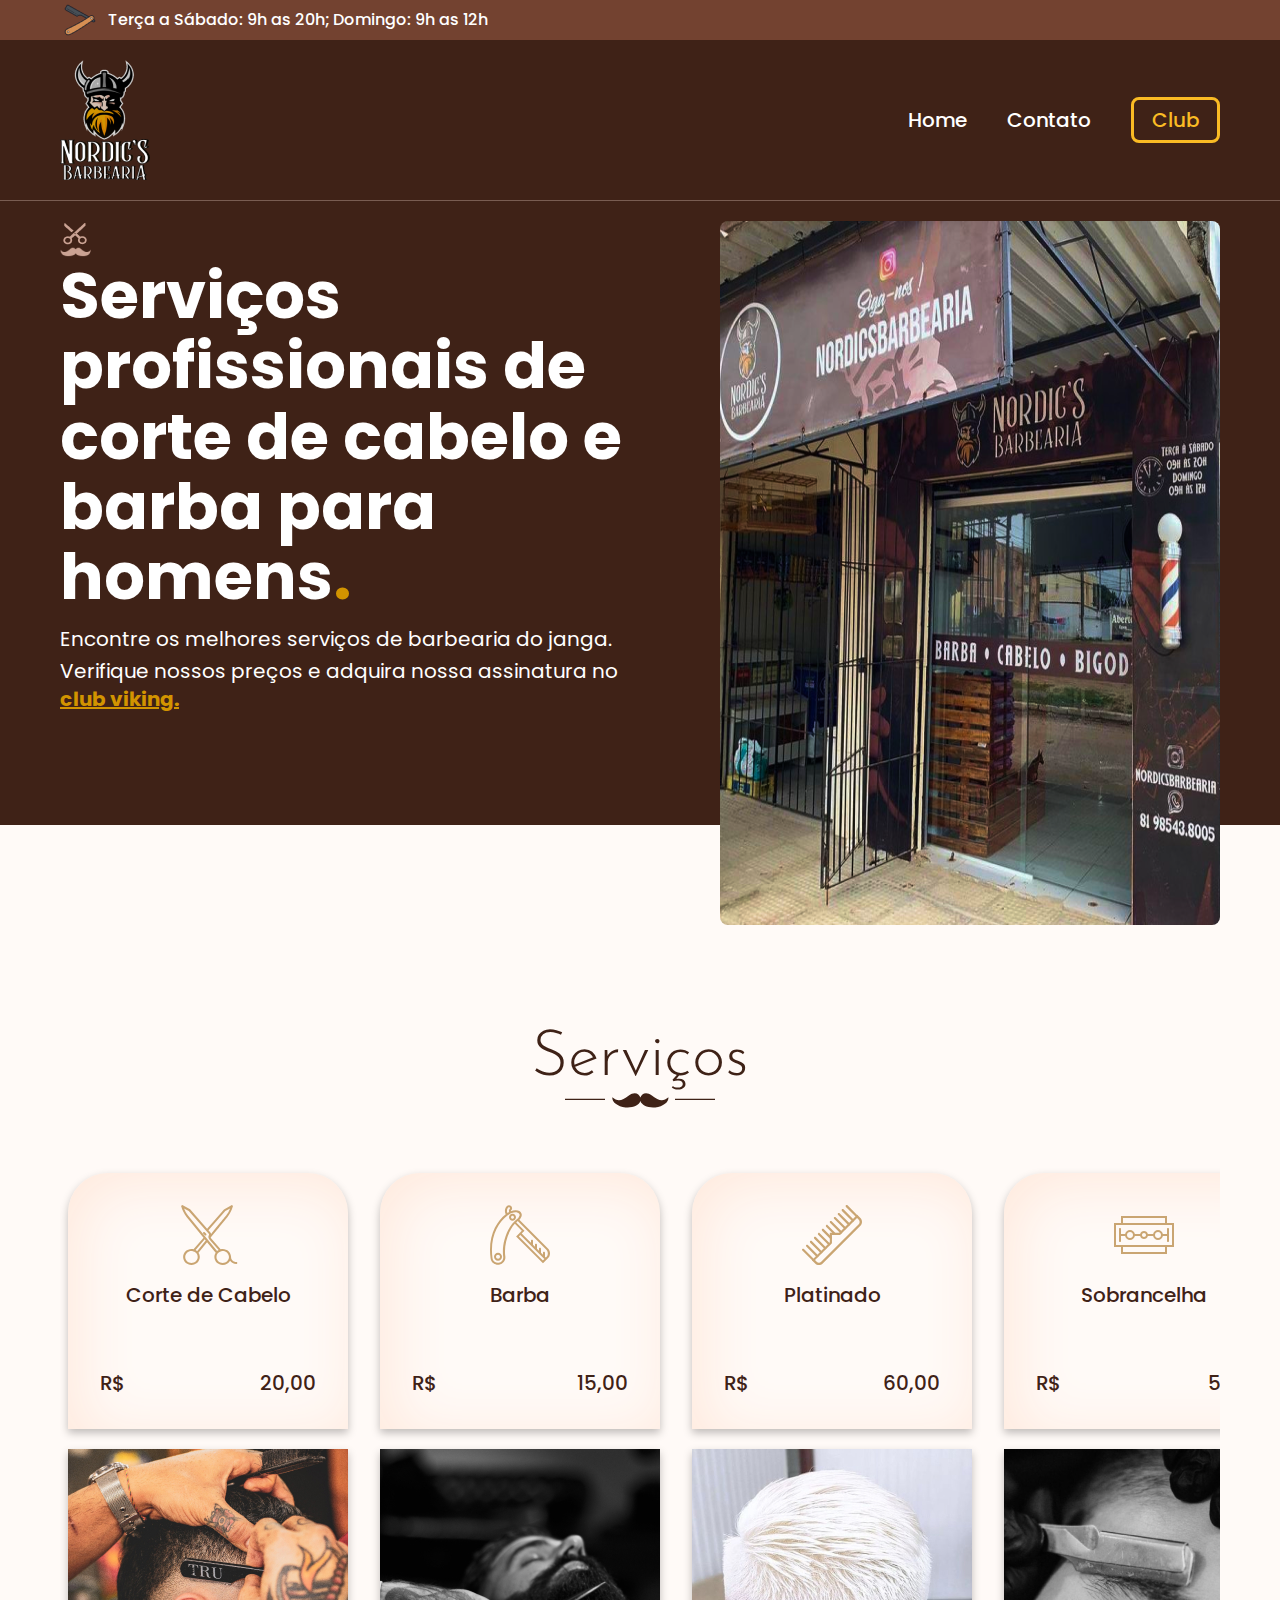
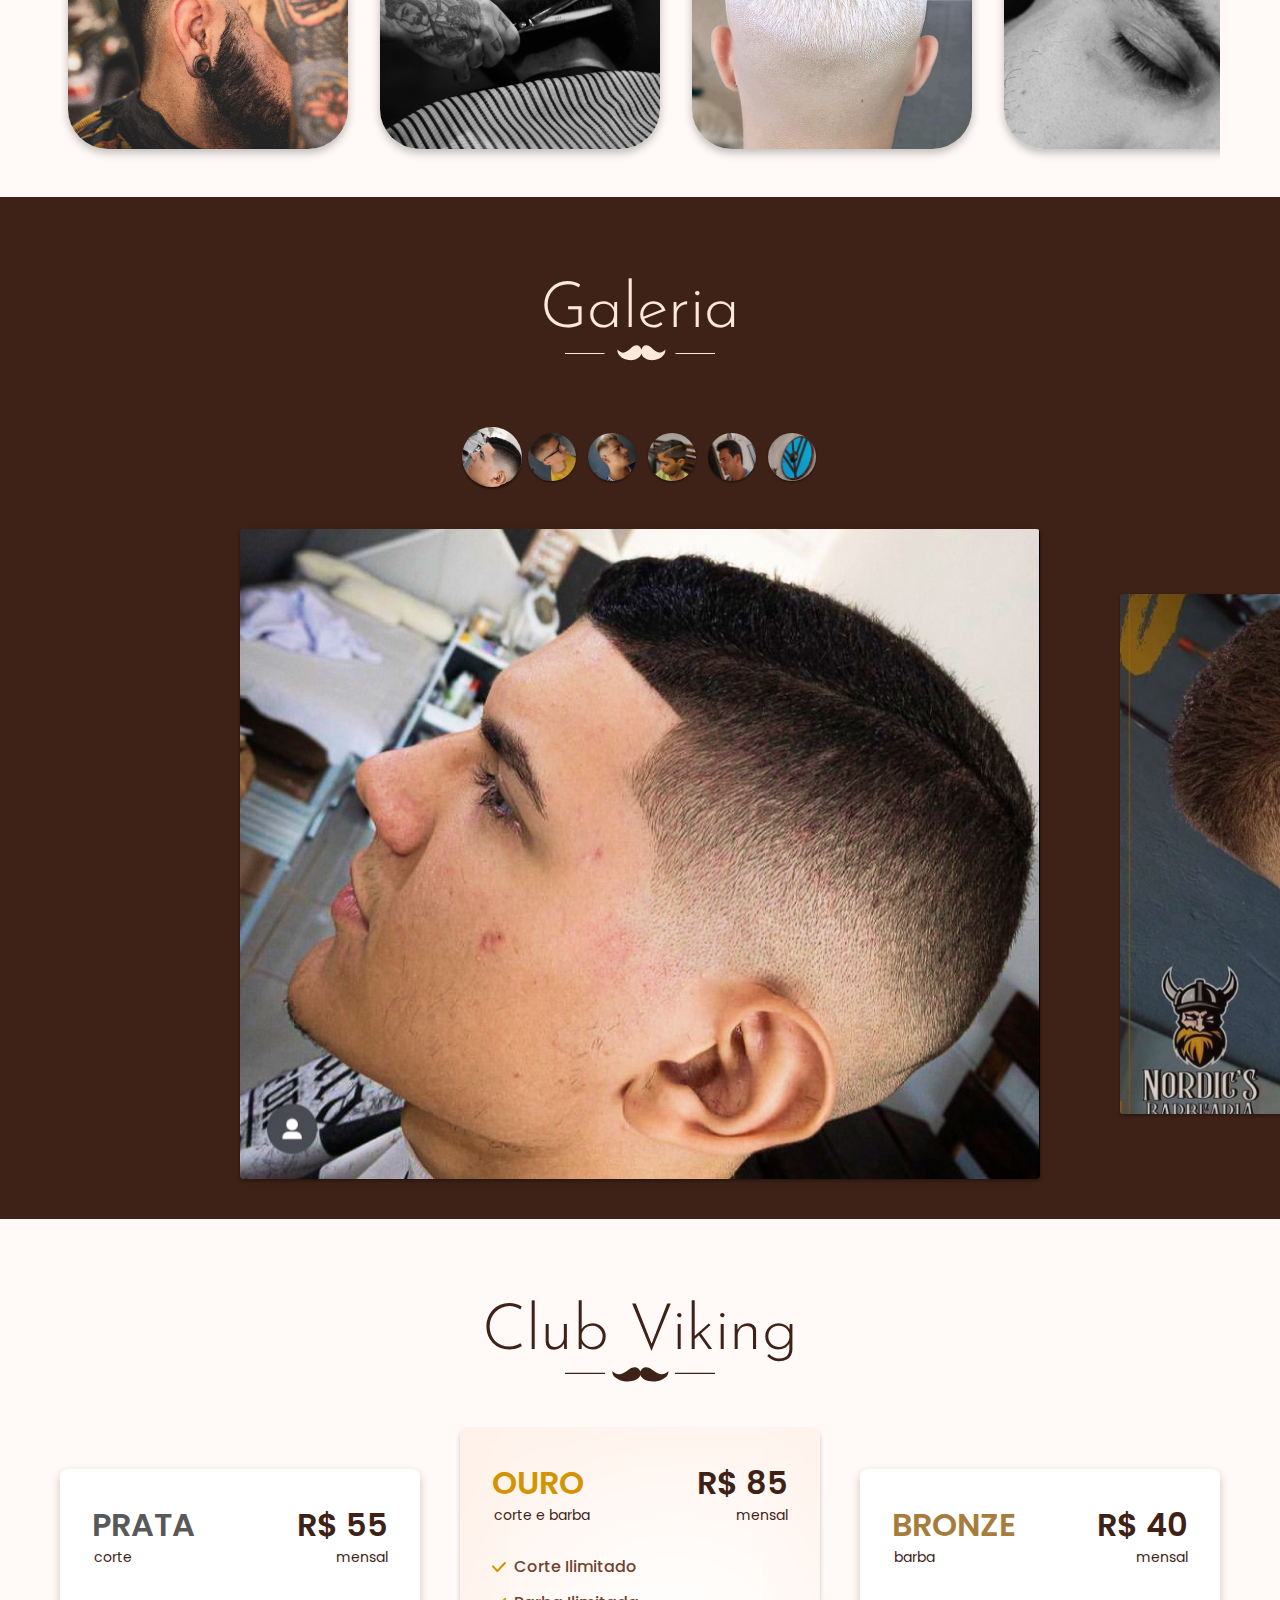
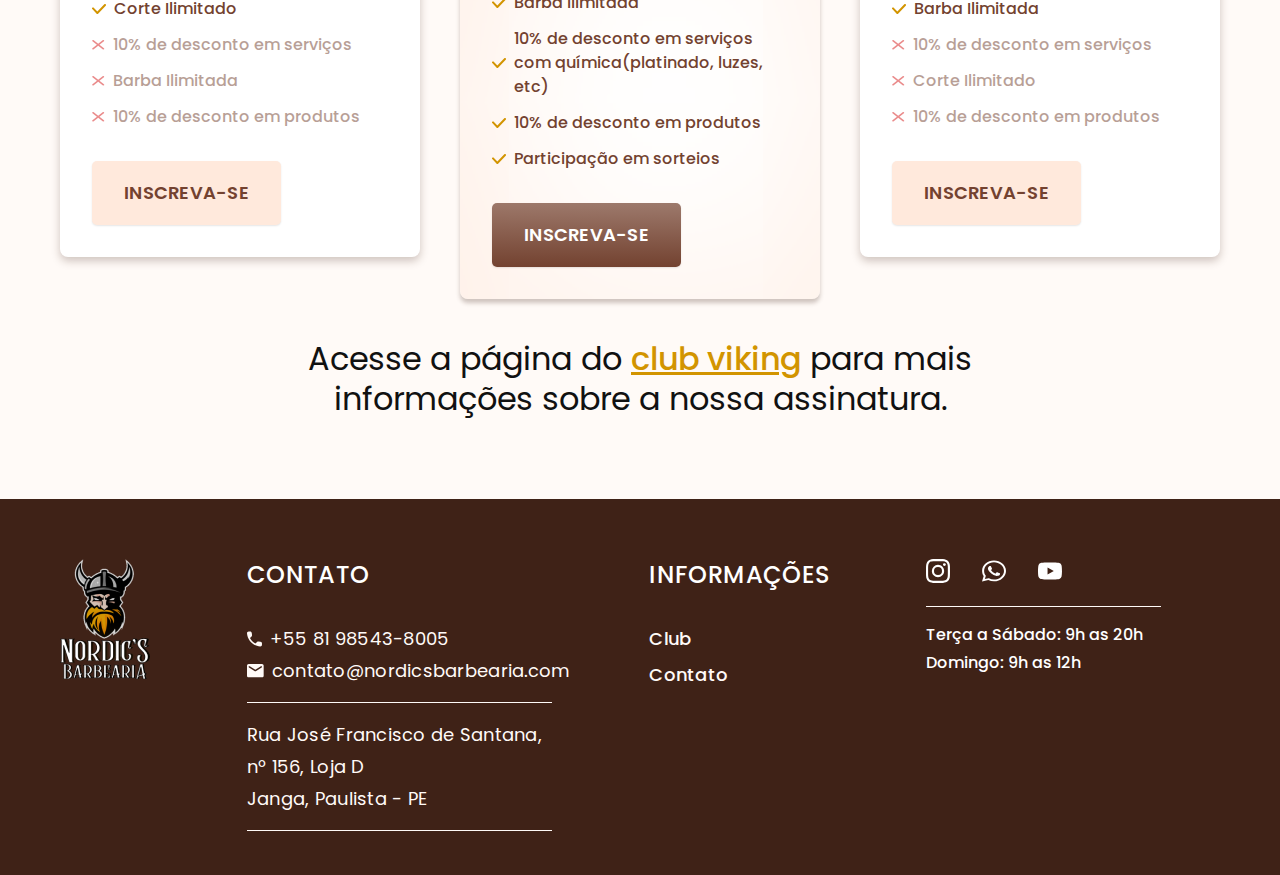
<file: index.html>
<!DOCTYPE html>
<html lang="pt-BR">

<head>
  <meta charset="UTF-8">
  <meta http-equiv="X-UA-Compatible" content="IE=edge">
  <meta name="viewport" content="width=device-width, initial-scale=1.0">

  <meta name="description" content="A Nordics é uma barberia profissional com serviços de corte de cabelo, barba, platinado, 
  sobrancelha e luzes para homens, incluindo planos por assinatura.">
  <link rel="icon" href="./img/favicon.svg" type="image/svg+xml">
  <link rel="preload" href="./css/style.css" as="style">
  <link rel="stylesheet" href="./css/style.css">
  <script type="text/javascript" src="js/plugins/simple-anime.js" defer></script>
  <script type="module" src="js/script.js" defer></script>
  <title>Nordic's Barbearia</title>

  <!-- Meta Pixel Code -->
  <script>
    !function (f, b, e, v, n, t, s) {
      if (f.fbq) return; n = f.fbq = function () {
        n.callMethod ?
        n.callMethod.apply(n, arguments) : n.queue.push(arguments)
      };
      if (!f._fbq) f._fbq = n; n.push = n; n.loaded = !0; n.version = '2.0';
      n.queue = []; t = b.createElement(e); t.async = !0;
      t.src = v; s = b.getElementsByTagName(e)[0];
      s.parentNode.insertBefore(t, s)
    }(window, document, 'script',
      'https://connect.facebook.net/en_US/fbevents.js');
    fbq('init', '701867424975302');
    fbq('track', 'PageView');
  </script>
  <noscript><img height="1" width="1" style="display:none" src="https://www.facebook.com/tr?id=701867424975302&ev=PageView&noscript=1" /></noscript>
  <!-- End Meta Pixel Code -->
</head>

<body>
  <section id="top" class="bg-color-p3">
    <div class="container top-header">
      <img src="./img/icones/barbear-top.png" alt="" width="40" height="40">
      <span class="font-1-xs-b color-white">Terça a Sábado: 9h as 20h; Domingo: 9h as 12h</span>

    </div>
  </section>
  <header class="bg-color-p4">
    <div class="header container">
      <a href="./index.html"><img src="img/principal/Logo.png" alt="Logo" width="90" height="120"></a>

      <nav class="menu" aria-label="Navegação Primária">
        <button class="font-1-xs-c color-white" data-menu="button" aria-expanded="false" aria-controls="menu">Menu</button>
        <ul id="menu" class="font-1-m-b color-white" data-menu="list">
          <li><a href="./index.html">Home</a></li>
          <li><a href="./contato.html">Contato</a></li>
          <li><a href="./clube.html">Club</a></li>
        </ul>
      </nav>
    </div>
  </header>
  <section class="bg-color-p4 bg-introducao">
    <div class="introducao container">
      <div class="introducao-info">
        <picture class="introducao-img-detalhe">
          <source media="(max-width: 576px)" srcset="./img/icones/detalhe-tesoura-p.png" width="28" height="35">
          <img src="./img/icones/detalhe-tesoura-g.png" alt="" width="33" height="40">
        </picture>
        <h1 class="font-1-xxl color-white" data-anime="400">Serviços<br> profissionais de<br> corte de cabelo e <br> barba para homens<span class="color-c2">.<span></h1>
        <p class="font-1-m color-white" data-anime="500">Encontre os melhores serviços de barbearia do janga.</p>
        <p class="font-1-m color-white" data-anime="600"> Verifique nossos preços e adquira nossa assinatura no <wbr><a href="./clube.html"><strong class="color-c2 underline"> club viking.</strong></a></p>
      </div>
      <picture class="introducao-img-principal" data-anime="800">
        <source media="(max-width: 1024px)" srcset="./img/principal/principal-sm.png">
        <!-- <source media="(max-width: 1200px)" srcset="./img/principal/principal-m.png"> -->
        <img src="./img/principal/principal-g.png" alt="Barbearia" width="500" height="704">
      </picture>
    </div>
  </section>
  <main>
    <section class="bg-color-p1">
      <div class="servicos container">
        <div class="secao-titulo">
          <h2 class="font-2-xxl color-p4">Serviços</h2>
          <img src="./img/icones/detalhe-bigode.svg" alt="" width="150" height="50">
        </div>
        <ul class="servicos-box">
          <li>
            <div class="servico-info font-1-m-b color-p4">
              <img src="./img/icones/tesoura.svg" alt="" width="60px" height="60px">
              <p>Corte de Cabelo</p>
              <div class="servico-info-price">
                <span>R$</span>
                <span>20,00</span>
              </div>
            </div>
            <div class="servico-img">
              <img src="./img/cards/cabelo.jpg" alt="" width="280px" height="300px">
            </div>
          </li>
          <li>
            <div class="servico-info font-1-m-b color-p4">
              <img src="./img/icones/barbear.svg" alt="" width="60px" height="60px">
              <p>Barba</p>
              <div class="servico-info-price">
                <span>R$</span>
                <span>15,00</span>
              </div>
            </div>
            <div class="servico-img">
              <img src="./img/cards/barba.jpg" alt="" width="280px" height="300px">
            </div>
          </li>
          <li>
            <div class="servico-info font-1-m-b color-p4">
              <img src="./img/icones/pente.svg" alt="" width="60px" height="60px">
              <p>Platinado</p>
              <div class="servico-info-price">
                <span>R$</span>
                <span>60,00</span>
              </div>
            </div>
            <div class="servico-img">
              <img src="./img/cards/platinado.jpg" alt="" width="280px" height="300px">
            </div>
          </li>
          <li>
            <div class="servico-info font-1-m-b color-p4">
              <img src="./img/icones/lamina.svg" alt="" width="60px" height="60px">
              <p>Sobrancelha</p>
              <div class="servico-info-price">
                <span>R$</span>
                <span>5,00</span>
              </div>
            </div>
            <div class="servico-img">
              <img src="./img/cards/sobrancelha.jpg" alt="" width="280px" height="300px">
            </div>
          </li>
          <li>
            <div class="servico-info font-1-m-b color-p4">
              <img src="./img/icones/pente.svg" alt="" width="60px" height="60px">
              <p>Luzes</p>
              <div class="servico-info-price">
                <span>R$</span>
                <span>30,00</span>
              </div>
            </div>
            <div class="servico-img">
              <img src="./img/cards/luzes.jpg" alt="" width="280px" height="300px">
            </div>
          </li>
        </ul>
      </div>
      </div>
    </section>
    <section class="bg-color-p4">
      <div class="">
        <div class="galeria-titulo secao-titulo">
          <h2 class="font-2-xxl color-p2">Galeria</h2>
          <img src="./img/icones/detalhe-bigode2.svg" alt="" width="150" height="50">
        </div>
        <div class="galeria">
          <ul class="custom-controls">
            <li><img src="img/galeria/galeria1-thumb.jpg" alt="" width="400" height="400"></li>
            <li><img src="img/galeria/galeria2-thumb.jpg" alt="" width="400" height="400"></li>
            <li><img src="img/galeria/galeria3-thumb.jpg" alt="" width="400" height="400"></li>
            <li><img src="img/galeria/galeria4-thumb.jpg" alt="" width="400" height="400"></li>
            <li><img src="img/galeria/galeria5-thumb.jpg" alt="" width="400" height="400"></li>
            <li><img src="img/galeria/galeria6-thumb.jpg" alt="" width="400" height="400"></li>
          </ul>
          <div class="slide-wrapper">
            <ul class="slide">
              <li><img src="img/galeria/galeria1.jpg" alt="" width="800" height="650"></li>
              <li><img src="img/galeria/galeria2.jpg" alt="" width="800" height="650"></li>
              <li><img src="img/galeria/galeria3.jpg" alt="" width="800" height="650"></li>
              <li><img src="img/galeria/galeria4.jpg" alt="" width="800" height="650"></li>
              <li><img src="img/galeria/galeria5.jpg" alt="" width="800" height="650"></li>
              <li><img src="img/galeria/galeria6.jpg" alt="" width="800" height="650"></li>
            </ul>
          </div>
        </div>
      </div>
    </section>
    <article class="bg-color-p1" aria-label="Clube Vikings">
      <div class="clube container">
        <div class="secao-titulo">
          <h2 class="font-2-xxl color-p4">Club Viking</h2>
          <img src="./img/icones/detalhe-bigode.svg" alt="" width="150" height="50">
        </div>
        <div class="clube-planos">
          <div class="clube-planos-info">
            <div class="color-p4">
              <div class="clube-planos-info-detalhes">
                <h3 class="nome-plano font-1-l-b color-s2">PRATA</h3>
                <span class="preco font-1-l-b">R$ 55</span>
              </div>
              <div class="clube-planos-info-detalhes">
                <span class="especificacao font-1-xxs">corte</span>
                <span class="mensal font-1-xxs">mensal</span>
              </div>
            </div>
            <ul class="font-1-xs-b color-p3">
              <li><img src="./img/icones/v-light.svg">Corte Ilimitado</li>
              <li class="opc-light"><img src="./img/icones/x.svg">10% de desconto em serviços</li>
              <li class="opc-light"><img src="./img/icones/x.svg">Barba Ilimitada</li>
              <li class="opc-light"><img src="./img/icones/x.svg">10% de desconto em produtos</li>
            </ul>
            <a href="https://app.galaxpay.com.br/planonordics/principal/assinar/plano-prata-cabelo/1" class="style-btn-2 font-1-s-c" target="_blank">Inscreva-se</a>
          </div>
          <div class="clube-planos-info ilimitado">
            <div class="color-p4">
              <div class="clube-planos-info-detalhes">
                <h3 class="nome-plano font-1-l-b color-c2">OURO</h3>
                <span class="preco font-1-l-b">R$ 85</span>
              </div>
              <div class="clube-planos-info-detalhes">
                <span class="especificacao font-1-xxs">corte e barba</span>
                <span class="mensal font-1-xxs">mensal</span>
              </div>
            </div>
            <ul class="font-1-xs-b color-p3">
              <li><img src="./img/icones/v-light.svg">Corte Ilimitado</li>
              <li><img src="./img/icones/v-light.svg">Barba Ilimitada</li>
              <li><img src="./img/icones/v-light.svg">10% de desconto em serviços com química(platinado, luzes, etc)</li>
              <li><img src="./img/icones/v-light.svg">10% de desconto em produtos</li>
              <li><img src="./img/icones/v-light.svg">Participação em sorteios</li>
            </ul>
            <a href="https://app.galaxpay.com.br/planonordics/principal/assinar/plano-ouro-cabelo-barba/3" class="style-btn font-1-s-c" target="_blank">Inscreva-se</a>
          </div>
          <div class="clube-planos-info">
            <div class="color-p4">
              <div class="clube-planos-info-detalhes">
                <h3 class="nome-plano font-1-l-b color-s1">BRONZE</h3>
                <span class="preco font-1-l-b">R$ 40</span>
              </div>
              <div class="clube-planos-info-detalhes">
                <span class="especificacao font-1-xxs">barba</span>
                <span class="mensal font-1-xxs">mensal</span>
              </div>
            </div>
            <ul class="font-1-xs-b color-p3">
              <li><img src="./img/icones/v-light.svg">Barba Ilimitada</li>
              <li class="opc-light"><img src="./img/icones/x.svg">10% de desconto em serviços</li>
              <li class="opc-light"><img src="./img/icones/x.svg">Corte Ilimitado</li>
              <li class="opc-light"><img src="./img/icones/x.svg">10% de desconto em produtos</li>
            </ul>
            <a href="https://app.galaxpay.com.br/planonordics/principal/assinar/plano-bronze-barba/7" class="style-btn-2 font-1-s-c" target="_blank">Inscreva-se</a>
          </div>
        </div>
        <div class="clube-texto">
          <!-- <img src="./img/icones/detalhe-retangulo.svg" alt=""> -->
          <p class="color-s3 font-1-l">Acesse a página do <a href="./clube.html"><span class="color-c2">club viking</span></a> para mais <wbr>informações sobre a nossa assinatura.</p>
        </div>
      </div>
    </article>
  </main>
  <footer class="bg-color-p4">
    <div class="footer container">
      <a href="#top"><img src="img/principal/Logo.png" alt="Logo" width="90" height="120"></a>
      <div class="footer-contato">
        <h3 class="font-1-m2-b color-white">CONTATO</h3>
        <div class="footer-contato-info">
          <div class="footer-contato-info-detalhes color-p1 font-1-s">
            <div><img src="./img/icones/telefone-w.svg" alt="" width="15" height="32"><a href="tel:+5581985438005">+55 81 98543-8005</a></div>
            <div><img src="./img/icones/email-w.svg" alt="" width="17" height="32"><a href="mailto:contato@nordicsbarbearia.com">contato@nordicsbarbearia.com</a></div>
          </div>
          <div class="footer-contato-info-detalhes color-p1 font-1-s">
            <span>Rua José Francisco de Santana,</span>
            <span>nº 156, Loja D</span>
            <span>Janga, Paulista - PE</span>
          </div>
        </div>
      </div>
      <div class="footer-informacoes">
        <h3 class="font-1-m2-b color-white">INFORMAÇÕES</h3>
        <ul class="color-p1 font-1-s-b">
          <li><a href="./clube.html">Club</a></li>
          <li><a href="./contato.html">Contato</a></li>
        </ul>
      </div>
      <div class="redes-principal">
        <div class="footer-contato-redes">
          <a href="https://www.instagram.com/nordicsbarbearia/" target="_blank"><img src="./img/redes/instagram.svg" alt="instagram"></a>
          <a href="https://wa.me/+5581985438005" target="_blank"><img src="./img/redes/whatsapp-w.svg" alt="whatsapp"></a>
          <a href="https://www.youtube.com/channel/UCe9xvCs9IOoLCntzCtuOcpQ" target="_blank"><img src="./img/redes/youtube.svg" alt="youtube"></a>
        </div>
        <div class="footer-funcionamento font-1-xs-b color-white">
          <span>Terça a Sábado: 9h as 20h</span>
          <span>Domingo: 9h as 12h</span>
        </div>
      </div>
    </div>
  </footer>
</body>

</html>
</file>
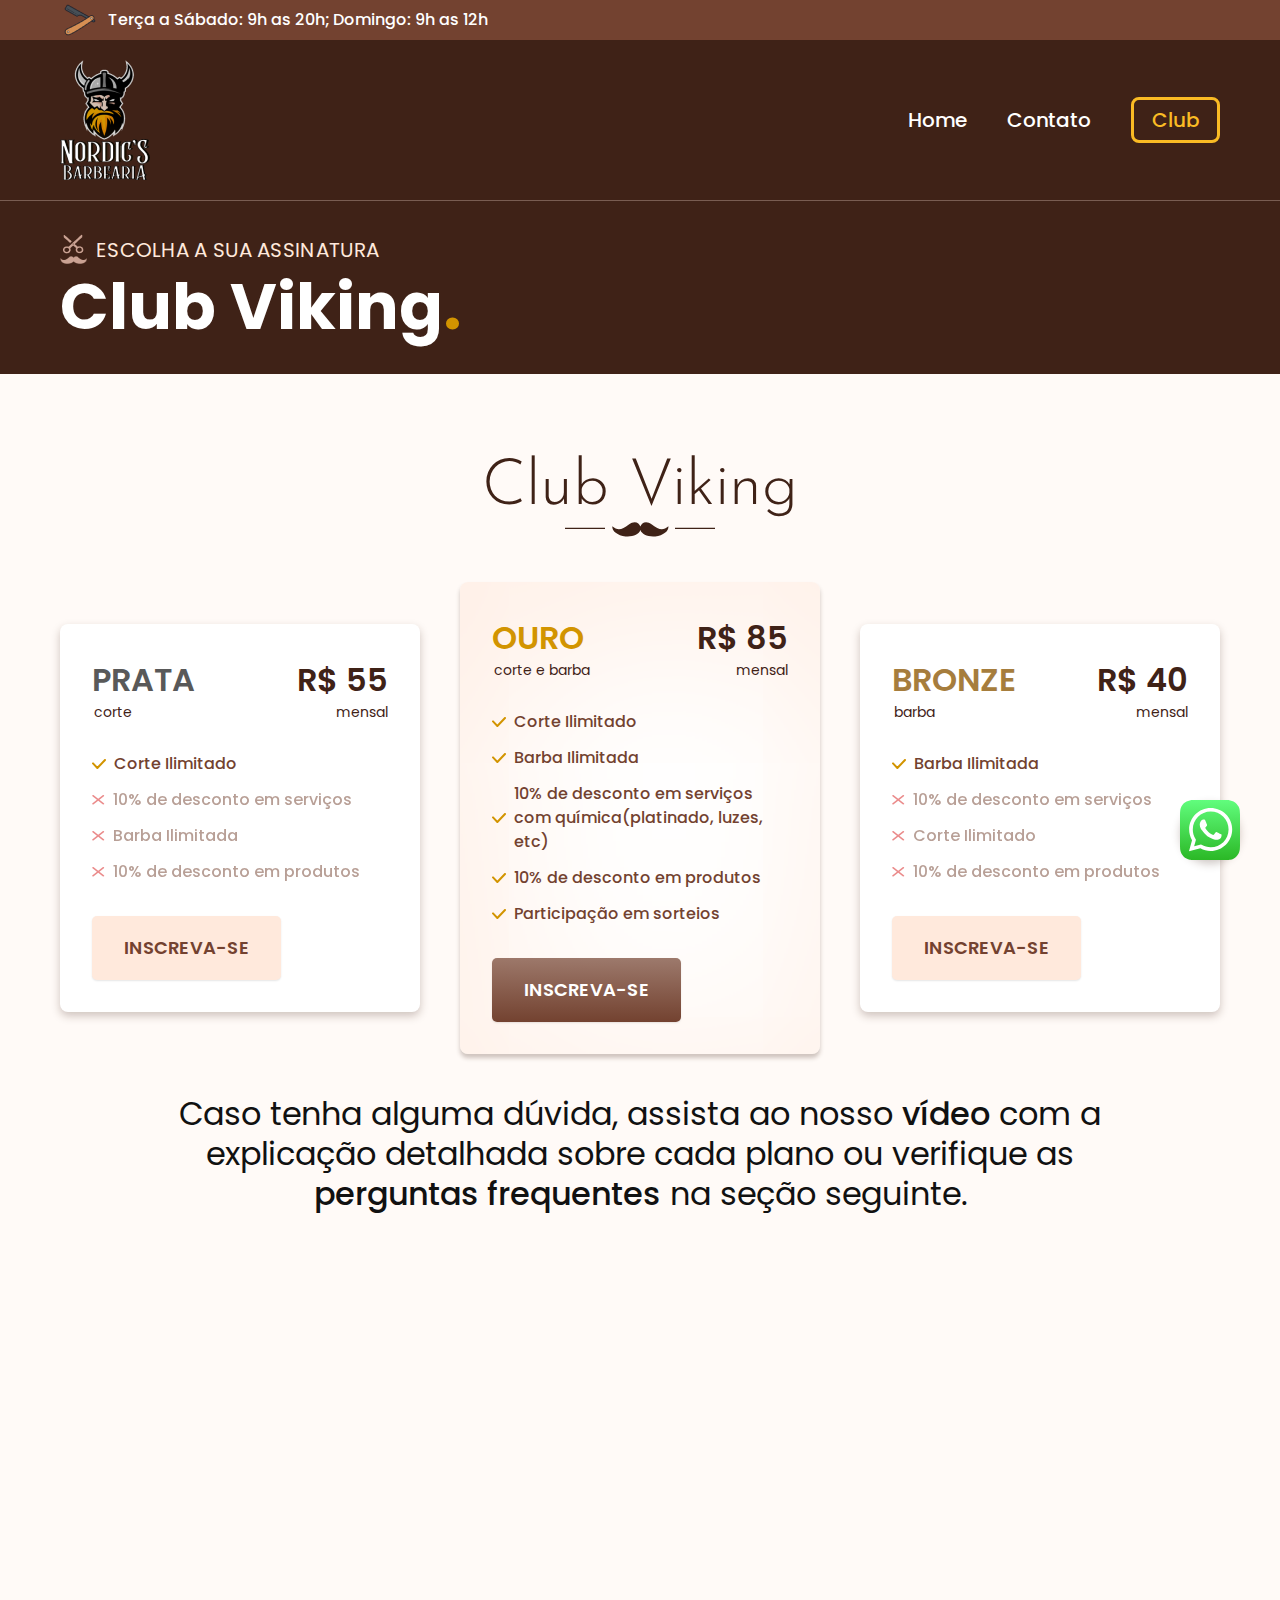
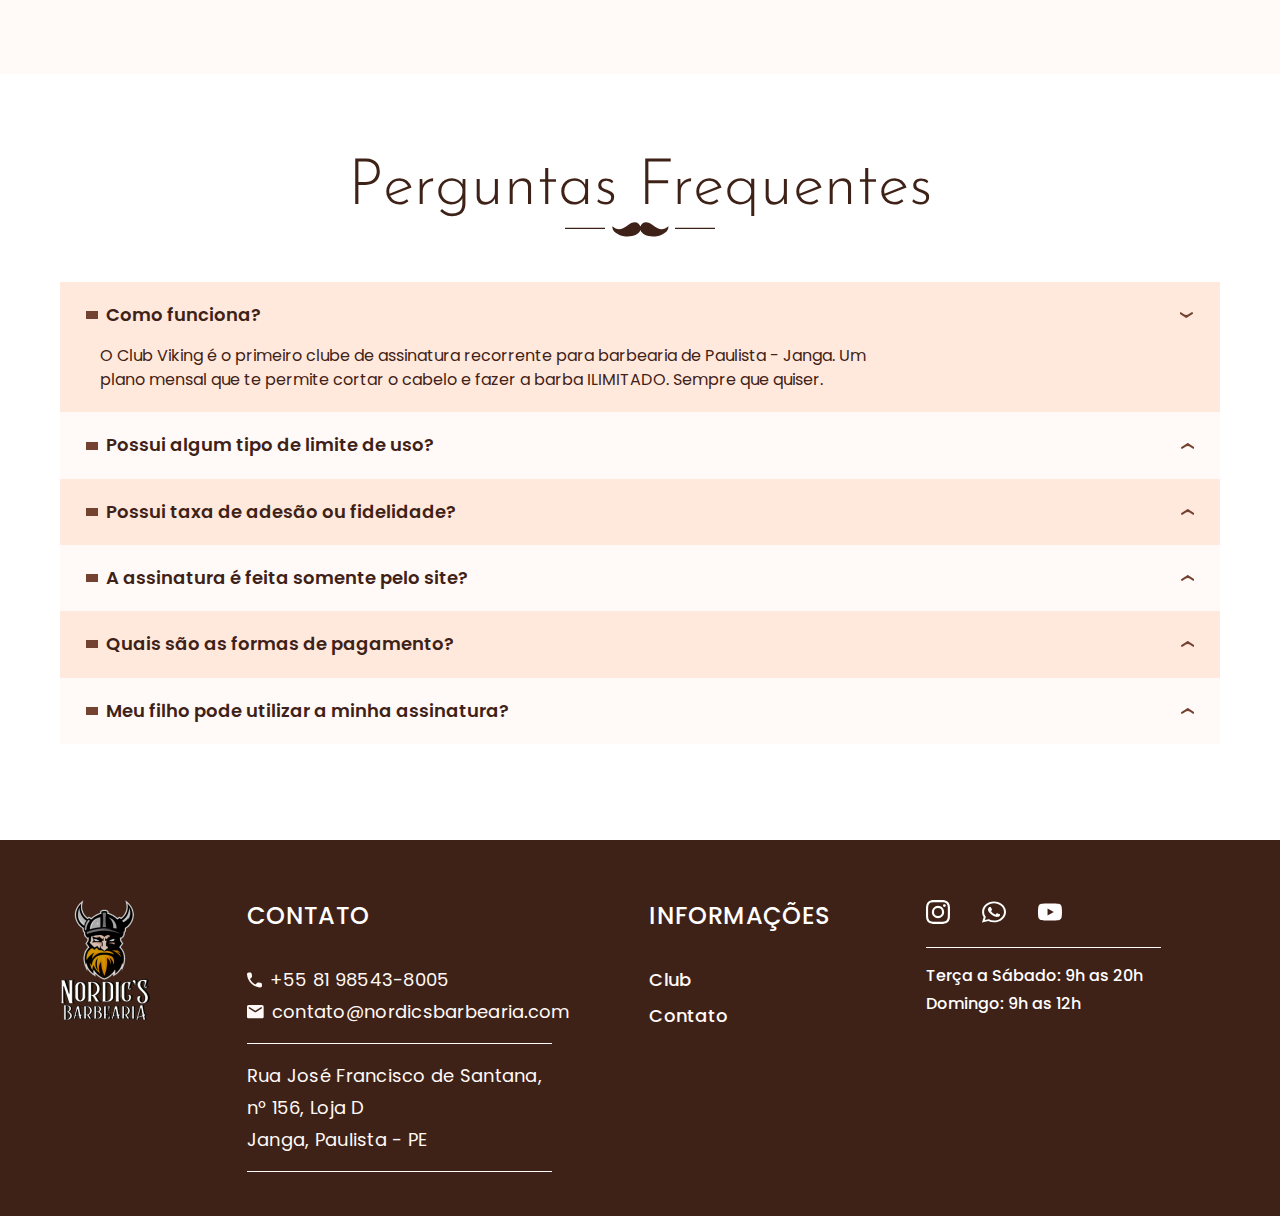
<file: clube.html>
<!DOCTYPE html>
<html lang="pt-BR">

<head>
  <meta charset="UTF-8">
  <meta http-equiv="X-UA-Compatible" content="IE=edge">
  <meta name="viewport" content="width=device-width, initial-scale=1.0">

  <meta name="description" content="Os melhores planos de assinatura da Nordics Barbearia. Plano Bronze barba ilimitada, Plano Prata com corte de cabelo ilimitado e Plano Ouro com o combo de Corte de Cabelo e Barba ilimitados ">
  <link rel="icon" href="./img/favicon.svg" type="image/svg+xml">
  <link rel="preload" href="./css/style.css" as="style">
  <link rel="stylesheet" href="./css/style.css">
  <script type="text/javascript" src="js/plugins/simple-anime.js" defer></script>
  <script type="module" src="js/script.js" defer></script>
  <title>Nordic's Barbearia | Club</title>


  <!-- Meta Pixel Code -->
  <script>
    !function (f, b, e, v, n, t, s) {
      if (f.fbq) return; n = f.fbq = function () {
        n.callMethod ?
        n.callMethod.apply(n, arguments) : n.queue.push(arguments)
      };
      if (!f._fbq) f._fbq = n; n.push = n; n.loaded = !0; n.version = '2.0';
      n.queue = []; t = b.createElement(e); t.async = !0;
      t.src = v; s = b.getElementsByTagName(e)[0];
      s.parentNode.insertBefore(t, s)
    }(window, document, 'script',
      'https://connect.facebook.net/en_US/fbevents.js');
    fbq('init', '701867424975302');
    fbq('track', 'PageView');
  </script>
  <noscript><img height="1" width="1" style="display:none" src="https://www.facebook.com/tr?id=701867424975302&ev=PageView&noscript=1" /></noscript>
  <!-- End Meta Pixel Code -->

</head>

<body>
  <section id="top" class="bg-color-p3">
    <div class="container top-header">
      <img src="./img/icones/barbear-top.png" alt="" width="40" height="40">
      <span class="font-1-xs-b color-white">Terça a Sábado: 9h as 20h; Domingo: 9h as 12h</span>

    </div>
  </section>
  <header class="bg-color-p4">
    <div class="header container">
      <a href="./index.html"><img src="img/principal/Logo.png" alt="Logo" width="90" height="120"></a>

      <nav class="menu" aria-label="Navegação Primária">
        <button class="font-1-xs-c color-white" data-menu="button" aria-expanded="false" aria-controls="menu">Menu</button>
        <ul id="menu" class="font-1-m-b color-white" data-menu="list">
          <li><a href="./index.html">Home</a></li>
          <li><a href="./contato.html">Contato</a></li>
          <li><a href="./clube.html">Club</a></li>
        </ul>
      </nav>
    </div>
  </header>
  <section class="bg-color-p4">
    <div class="introducao-clube container">
      <div>
        <img src="./img/icones/detalhe-tesoura-p.png" alt="" width="28" height="35">
        <p class="font-1-m-d color-p2">ESCOLHA A SUA ASSINATURA</p>
      </div>
      <h1 id="titulo-clube" class="font-1-xxl color-white">Club Viking<span class="color-c2">.</span></h1>
    </div>
  </section>
  <main>
    <article class="bg-color-p1" aria-label="Clube Vikings">
      <div class="clube container">
        <div class="secao-titulo">
          <h2 class="font-2-xxl color-p4">Club Viking</h2>
          <img src="./img/icones/detalhe-bigode.svg" alt="" width="150" height="50">
        </div>
        <div class="clube-planos">
          <div class="clube-planos-info">
            <div class="color-p4">
              <div class="clube-planos-info-detalhes">
                <h3 class="nome-plano font-1-l-b color-s2">PRATA</h3>
                <span class="preco font-1-l-b">R$ 55</span>
              </div>
              <div class="clube-planos-info-detalhes">
                <span class="especificacao font-1-xxs">corte</span>
                <span class="mensal font-1-xxs">mensal</span>
              </div>
            </div>
            <ul class="font-1-xs-b color-p3">
              <li><img src="./img/icones/v-light.svg">Corte Ilimitado</li>
              <li class="opc-light"><img src="./img/icones/x.svg">10% de desconto em serviços</li>
              <li class="opc-light"><img src="./img/icones/x.svg">Barba Ilimitada</li>
              <li class="opc-light"><img src="./img/icones/x.svg">10% de desconto em produtos</li>
            </ul>
            <a href="https://app.galaxpay.com.br/planonordics/principal/assinar/plano-prata-cabelo/1" class="style-btn-2 font-1-s-c" target="_blank">Inscreva-se</a>
          </div>
          <div class="clube-planos-info ilimitado">
            <div class="color-p4">
              <div class="clube-planos-info-detalhes">
                <h3 class="nome-plano font-1-l-b color-c2">OURO</h3>
                <span class="preco font-1-l-b">R$ 85</span>
              </div>
              <div class="clube-planos-info-detalhes">
                <span class="especificacao font-1-xxs">corte e barba</span>
                <span class="mensal font-1-xxs">mensal</span>
              </div>
            </div>
            <ul class="font-1-xs-b color-p3">
              <li><img src="./img/icones/v-light.svg">Corte Ilimitado</li>
              <li><img src="./img/icones/v-light.svg">Barba Ilimitada</li>
              <li><img src="./img/icones/v-light.svg">10% de desconto em serviços com química(platinado, luzes, etc)</li>
              <li><img src="./img/icones/v-light.svg">10% de desconto em produtos</li>
              <li><img src="./img/icones/v-light.svg">Participação em sorteios</li>
            </ul>
            <a href="https://app.galaxpay.com.br/planonordics/principal/assinar/plano-ouro-cabelo-barba/3" class="style-btn font-1-s-c" target="_blank">Inscreva-se</a>
          </div>
          <div class="clube-planos-info">
            <div class="color-p4">
              <div class="clube-planos-info-detalhes">
                <h3 class="nome-plano font-1-l-b color-s1">BRONZE</h3>
                <span class="preco font-1-l-b">R$ 40</span>
              </div>
              <div class="clube-planos-info-detalhes">
                <span class="especificacao font-1-xxs">barba</span>
                <span class="mensal font-1-xxs">mensal</span>
              </div>
            </div>
            <ul class="font-1-xs-b color-p3">
              <li><img src="./img/icones/v-light.svg">Barba Ilimitada</li>
              <li class="opc-light"><img src="./img/icones/x.svg">10% de desconto em serviços</li>
              <li class="opc-light"><img src="./img/icones/x.svg">Corte Ilimitado</li>
              <li class="opc-light"><img src="./img/icones/x.svg">10% de desconto em produtos</li>
            </ul>
            <a href="https://app.galaxpay.com.br/planonordics/principal/assinar/plano-bronze-barba/7" class="style-btn-2 font-1-s-c" target="_blank">Inscreva-se</a>
          </div>
        </div>
        <div class="clube-texto-video">
          <!-- <img src="./img/icones/detalhe-retangulo.svg" alt=""> -->
          <p class="color-s3 font-1-l">Caso tenha alguma dúvida, assista ao nosso <span>vídeo</span> com a explicação detalhada sobre cada plano ou verifique as <span>perguntas frequentes</span> na seção seguinte.</p>
        </div>
        <div class="clube-youtube">
          <iframe width="610" height="340" src="https://www.youtube.com/embed/Lvbxq3MU1zA" title="Vídeo Clube Vikings" frameborder="0" allow="accelerometer; clipboard-write; encrypted-media; gyroscope; picture-in-picture; web-share" allowfullscreen></iframe>
        </div>
      </div>
    </article>
    <article class="bg-perguntas bg-color-p0" aria-labelledby="perguntas-frequentes">
      <div class="perguntas container">
        <div class="secao-titulo">
          <h2 class="font-2-xxl color-p4">Perguntas Frequentes</h2>
          <img src="./img/icones/detalhe-bigode.svg" alt="" width="150" height="50">
        </div>
        <dl>
          <div>
            <!-- Arial Controls e Aria Expanded é para fins de Acessibilidade -->
            <dt><button class="font-1-s-d color-p4" aria-controls="pergunta1" aria-expanded="true"> Como funciona?</button></dt>
            <dd id="pergunta1" class="font-1-xs color-p4 ativa">O Club Viking é o primeiro clube de assinatura recorrente para barbearia de Paulista - Janga. Um plano mensal que te permite cortar o cabelo e fazer a barba ILIMITADO. Sempre que quiser.
            </dd>
          </div>
          <div>
            <dt><button class="font-1-s-d color-p4" aria-controls="pergunta2" aria-expanded="false">Possui algum tipo de limite de uso?</button></dt>
            <dd id="pergunta2" class="font-1-xs color-p4">É ILIMITADO! Quer cortar o cabelo e fazer a barba todo dia? Toda semana? Quinzenalmente? Você escolhe.</dd>
          </div>
          <div>
            <dt><button class="font-1-s-d color-p4" aria-controls="pergunta3" aria-expanded="false">Possui taxa de adesão ou fidelidade?</button></dt>
            <dd id="pergunta3" class="font-1-xs color-p4">Sem cobranças adicionais. Você pode entrar e sair quando quiser e sem pagar nem um centavo a mais por isso.</dd>
          </div>
          <div>
            <dt><button class="font-1-s-d color-p4" aria-controls="pergunta4" aria-expanded="false">A assinatura é feita somente pelo site?</button></dt>
            <dd id="pergunta4" class="font-1-xs color-p4">Não. Você pode assinar o seu clube pelo site ou em nossa barbearia.</dd>
          </div>
          <div>
            <dt><button class="font-1-s-d color-p4" aria-controls="pergunta5" aria-expanded="false">Quais são as formas de pagamento?</button></dt>
            <dd id="pergunta5" class="font-1-xs color-p4">O pagamento da assinatura é realizado por cartão de crédito sem comprometer o seu limite e pix.</dd>
          </div>
          <div>
            <dt><button class="font-1-s-d color-p4" aria-controls="pergunta6" aria-expanded="false">Meu filho pode utilizar a minha assinatura?</button></dt>
            <dd id="pergunta6" class="font-1-xs color-p4">Não. A assinatura é individual.</dd>
          </div>
        </dl>
      </div>
    </article>
  </main>
  <footer class="bg-color-p4">
    <div class="footer container">
      <a href="#top"><img src="img/principal/Logo.png" alt="Logo" width="90" height="120"></a>
      <div class="footer-contato">
        <h3 class="font-1-m2-b color-white">CONTATO</h3>
        <div class="footer-contato-info">
          <div class="footer-contato-info-detalhes color-p1 font-1-s">
            <div><img src="./img/icones/telefone-w.svg" alt="" width="15" height="32"><a href="tel:+5581985438005">+55 81 98543-8005</a></div>
            <div><img src="./img/icones/email-w.svg" alt="" width="17" height="32"><a href="mailto:contato@nordicsbarbearia.com">contato@nordicsbarbearia.com</a></div>

          </div>
          <div class="footer-contato-info-detalhes color-p1 font-1-s">
            <span>Rua José Francisco de Santana,</span>
            <span>nº 156, Loja D</span>
            <span>Janga, Paulista - PE</span>
          </div>
        </div>
      </div>
      <div class="footer-informacoes">
        <h3 class="font-1-m2-b color-white">INFORMAÇÕES</h3>
        <ul class="color-p1 font-1-s-b">
          <li><a href="./clube.html">Club</a></li>
          <li><a href="./contato.html">Contato</a></li>
        </ul>
      </div>
      <div class="redes-principal">
        <div class="footer-contato-redes">
          <a href="https://www.instagram.com/nordicsbarbearia/" target="_blank"><img src="./img/redes/instagram.svg" alt="instagram"></a>
          <a href="https://wa.me/+5581985438005" target="_blank"><img src="./img/redes/whatsapp-w.svg" alt="whatsapp"></a>
          <a href="https://www.youtube.com/channel/UCe9xvCs9IOoLCntzCtuOcpQ" target="_blank"><img src="./img/redes/youtube.svg" alt="youtube"></a>
        </div>
        <div class="footer-funcionamento font-1-xs-b color-white">
          <span>Terça a Sábado: 9h as 20h</span>
          <span>Domingo: 9h as 12h</span>
        </div>
      </div>
    </div>
  </footer>
  <a href="https://wa.me/+5581985438005" class="float" target="_blank">
    <img src="./img/icones/whatsapp-float.svg" alt="whatsapp" width="60" height="60">
  </a>

</body>

</html>
</file>
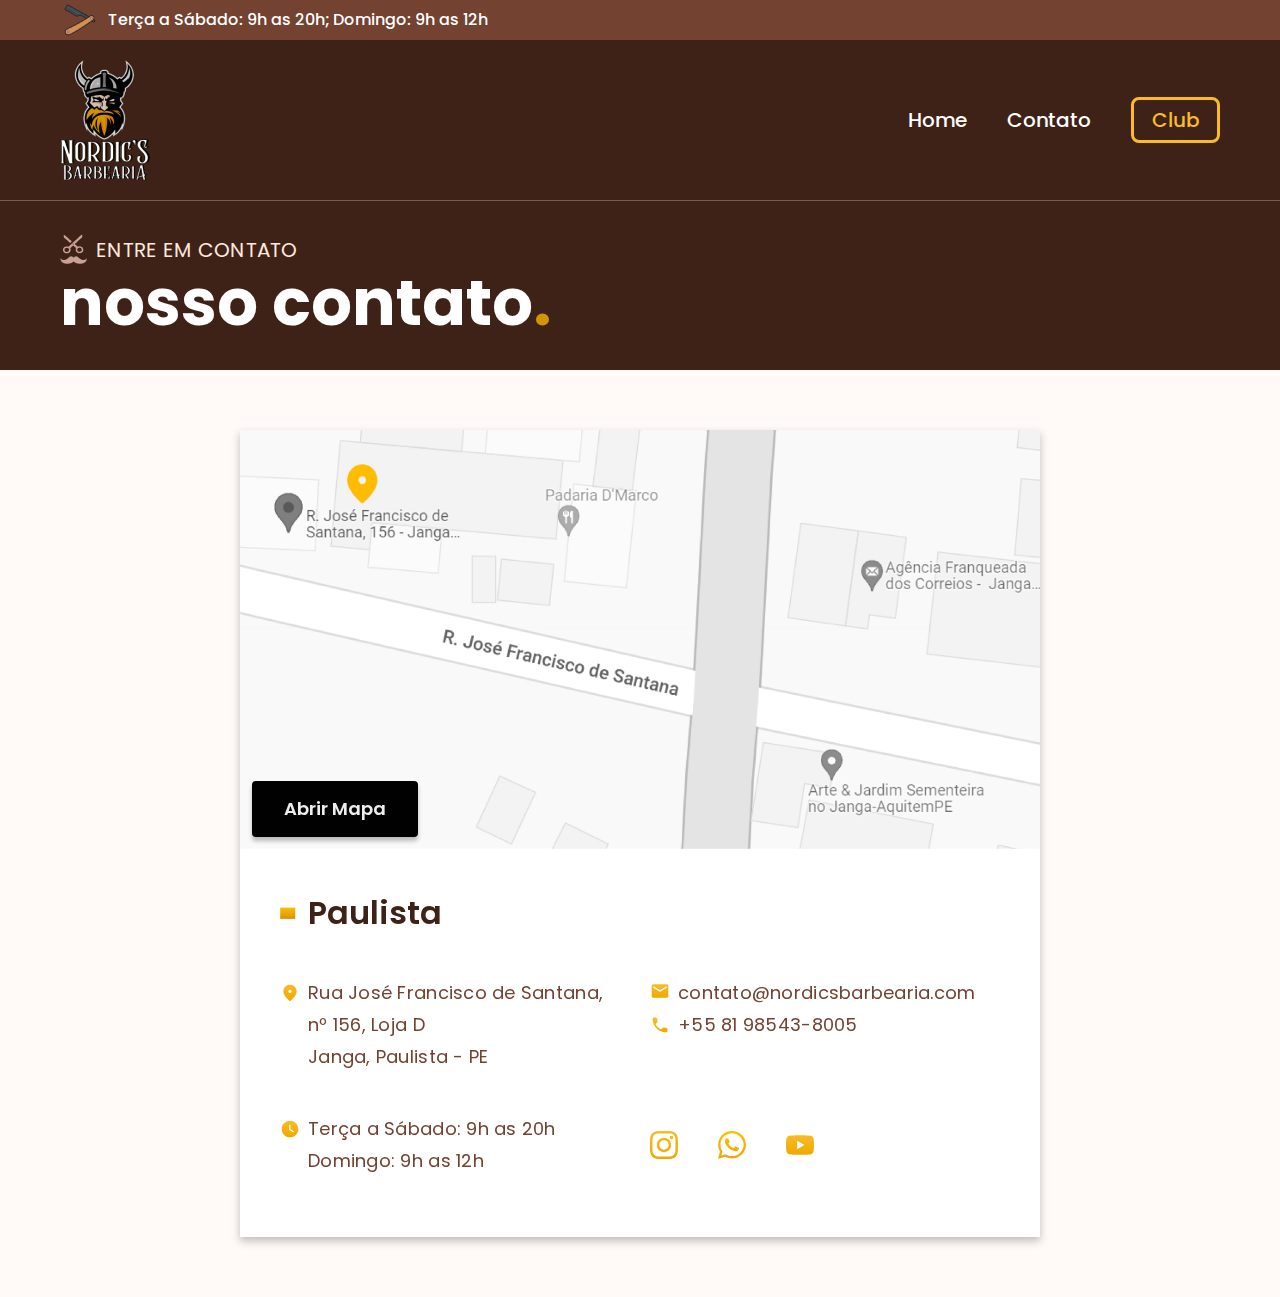
<file: contato.html>
<!DOCTYPE html>
<html lang="pt-BR">

<head>
  <meta charset="UTF-8">
  <meta http-equiv="X-UA-Compatible" content="IE=edge">
  <meta name="viewport" content="width=device-width, initial-scale=1.0">

  <meta name="description" content="Telefone, endereço, local e e-mail de contato da Nordics Barbearia. Redes Sociais como instagram, whatsapp e youtube da Nordics ">

  <link rel="icon" href="./img/favicon.svg" type="image/svg+xml">
  <link rel="preload" href="./css/style.css" as="style">
  <link rel="stylesheet" href="./css/style.css">
  <script type="text/javascript" src="js/plugins/simple-anime.js" defer></script>
  <script type="module" src="js/script.js" defer></script>
  <title>Nordic's Barbearia | Contato</title>

  <!-- Meta Pixel Code -->
  <script>
    !function (f, b, e, v, n, t, s) {
      if (f.fbq) return; n = f.fbq = function () {
        n.callMethod ?
        n.callMethod.apply(n, arguments) : n.queue.push(arguments)
      };
      if (!f._fbq) f._fbq = n; n.push = n; n.loaded = !0; n.version = '2.0';
      n.queue = []; t = b.createElement(e); t.async = !0;
      t.src = v; s = b.getElementsByTagName(e)[0];
      s.parentNode.insertBefore(t, s)
    }(window, document, 'script',
      'https://connect.facebook.net/en_US/fbevents.js');
    fbq('init', '701867424975302');
    fbq('track', 'PageView');
  </script>
  <noscript><img height="1" width="1" style="display:none" src="https://www.facebook.com/tr?id=701867424975302&ev=PageView&noscript=1" /></noscript>
  <!-- End Meta Pixel Code -->
</head>

<body>

  <section id="top" class="bg-color-p3">
    <div class="container top-header">
      <img src="./img/icones/barbear-top.png" alt="" width="40" height="40">
      <span class="font-1-xs-b color-white">Terça a Sábado: 9h as 20h; Domingo: 9h as 12h</span>

    </div>
  </section>
  <header class="bg-color-p4">
    <div class="header container">
      <a href="./index.html"><img src="img/principal/Logo.png" alt="Logo" width="90" height="120"></a>

      <nav class="menu" aria-label="Navegação Primária">
        <button class="font-1-xs-c color-white" data-menu="button" aria-expanded="false" aria-controls="menu">Menu</button>
        <ul id="menu" class="font-1-m-b color-white" data-menu="list">
          <li><a href="./index.html">Home</a></li>
          <li><a href="./contato.html">Contato</a></li>
          <li><a href="./clube.html">Club</a></li>
        </ul>
      </nav>
    </div>
  </header>
  <section class="bg-color-p4">
    <div class="introducao-contato container">
      <div>
        <img src="./img/icones/detalhe-tesoura-p.png" alt="" width="28" height="35">
        <p class="font-1-m-d color-p2">ENTRE EM CONTATO</p>
      </div>
      <h1 id="titulo-contato" class="font-1-xxl color-white">nosso contato<span class="color-c2">.</span></h1>
    </div>
  </section>
  <main class="bg-color-p1">
    <div class="contato container">
      <div class="img-contato">
        <img src="./img/local/local.jpg" alt="" width="1200" height="600">
        <a href="https://goo.gl/maps/xzkYjyzPW5vUZHMu9" class="style-btn-3 font-1-s-d-2" target="_blank">Abrir Mapa</a>
      </div>
      <div class="contato-box bg-color-p0">
        <div class="contato-cidade">
          <img src="./img/icones/separador.svg" alt="" width="16" height="12">
          <h3 class="color-p4 font-1-l-b">Paulista</h3>
        </div>
        <div class="contato-detalhe">
          <div class="font-1-s color-p3 contato-info">
            <img src="./img/icones/local.svg" alt="">
            <p>Rua José Francisco de Santana,</p>
            <p>nº 156, Loja D</p>
            <p>Janga, Paulista - PE</p>
          </div>
          <div class="font-1-s color-p3 contato-info">
            <img src="./img/icones/email.svg" alt="">
            <a href="mailto:contato@nordicsbarbearia.com" class="color-p3 contato-email">contato@nordicsbarbearia.com</a>
            <img src="./img/icones/telefone.svg" alt="">
            <a href="tel:+5581985438005" class="color-p3 contato-fone">+55 81 98543-8005</a>
          </div>
          <div class="font-1-s color-p3 contato-horario contato-info">
            <img src="./img/icones/horario.svg" alt="">
            <p>Terça a Sábado: 9h as 20h</p>
            <p>Domingo: 9h as 12h</p>
          </div>
          <div class="contato-redes">
            <a href="https://www.instagram.com/nordicsbarbearia/" target="_blank"><img src="./img/redes/instagram-cor.svg" alt="" width="28" height="28"></a>
            <a href="https://wa.me/+5581985438005" target="_blank"><img src="./img/redes/whatsapp.svg" alt="" width="28" height="28"></a>
            <a href="https://www.youtube.com/channel/UCe9xvCs9IOoLCntzCtuOcpQ" target="_blank"><img src="./img/redes/youtube-cor.svg" alt="" width="28" height="28"><a>
          </div>
        </div>
      </div>
    </div>
  </main>
</body>

</html>
</file>
<file: css/style.css>
@import url(global.css);
@import url(utilitario.css);
@import url(tipografia.css);

/* JS */
@import url(menu-mobile.css);
@import url(slide.css);

/* Header */
@import url(header.css);

/* Footer */
@import url(footer.css);

/* Home */
@import url(./home/introducao.css);
@import url(./home/servicos.css);
@import url(./home/galeria.css);

/* Clube */
@import url(./clube/introducao-clube.css);
@import url(./clube/clube.css);
@import url(./clube/perguntas.css);

/* Contato */
@import url(./contato/contato.css);

/* Termos e condições */

@import url(./termos/termos.css);
</file>
